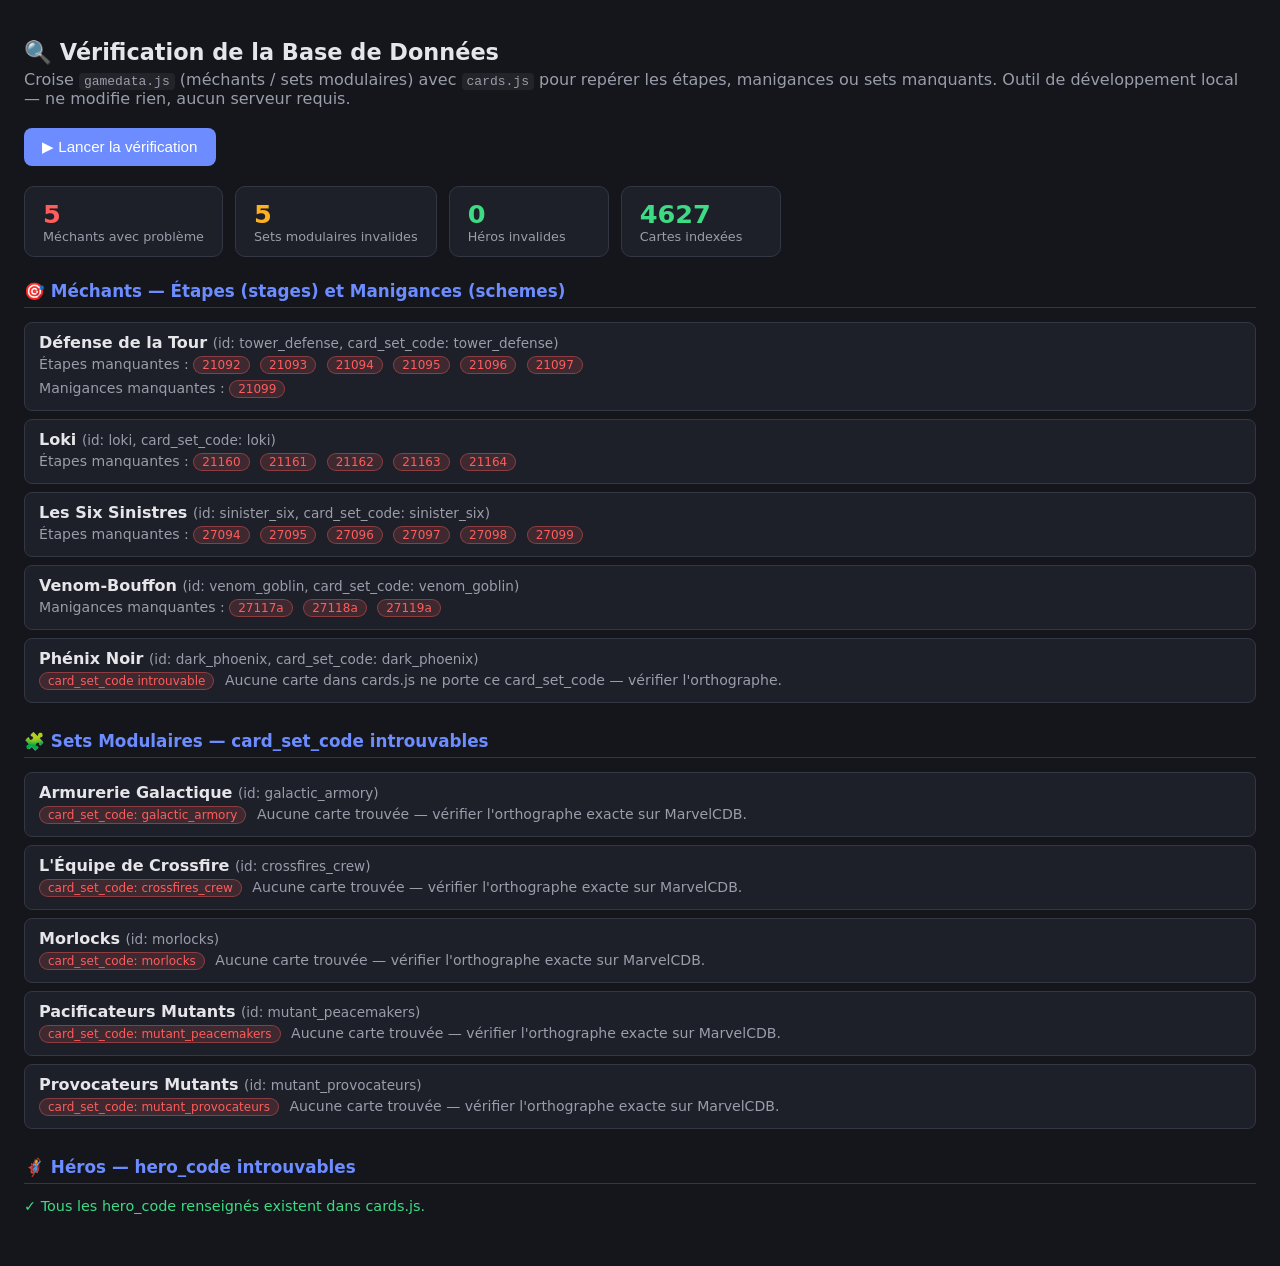
<file: verify-data.html>
<!DOCTYPE html>
<html lang="fr">
<head>
<meta charset="UTF-8">
<meta name="viewport" content="width=device-width, initial-scale=1.0">
<title>Vérification de la Base de Données - Marvel Champions</title>
<style>
    :root {
        --bg-app: #14161c;
        --bg-panel: #1d2028;
        --bg-row: #23262f;
        --border: #333744;
        --text: #e6e6ea;
        --text-dim: #9a9daa;
        --ok: #3ddc84;
        --warn: #ffb020;
        --err: #ff5c5c;
        --accent: #6c8cff;
    }
    * { box-sizing: border-box; }
    body {
        background: var(--bg-app);
        color: var(--text);
        font-family: system-ui, -apple-system, "Segoe UI", sans-serif;
        margin: 0;
        padding: 24px;
    }
    h1 { font-size: 1.4rem; margin-bottom: 4px; }
    p.subtitle { color: var(--text-dim); margin-top: 0; margin-bottom: 20px; }
    .summary {
        display: flex; gap: 12px; flex-wrap: wrap; margin-bottom: 24px;
    }
    .summary-card {
        background: var(--bg-panel); border: 1px solid var(--border); border-radius: 10px;
        padding: 12px 18px; min-width: 160px;
    }
    .summary-card .num { font-size: 1.6rem; font-weight: 700; }
    .summary-card .label { color: var(--text-dim); font-size: 0.8rem; }
    .summary-card.err .num { color: var(--err); }
    .summary-card.warn .num { color: var(--warn); }
    .summary-card.ok .num { color: var(--ok); }

    section { margin-bottom: 28px; }
    section h2 {
        font-size: 1.05rem; border-bottom: 1px solid var(--border); padding-bottom: 6px;
        color: var(--accent);
    }
    .entry {
        background: var(--bg-panel); border: 1px solid var(--border); border-radius: 8px;
        padding: 10px 14px; margin-bottom: 8px;
    }
    .entry-title { font-weight: 600; margin-bottom: 4px; }
    .entry-title .id-tag { color: var(--text-dim); font-weight: 400; font-size: 0.85rem; }
    .tag {
        display: inline-block; padding: 1px 8px; border-radius: 100px; font-size: 0.75rem;
        margin-right: 6px; margin-bottom: 2px;
    }
    .tag.missing { background: rgba(255,92,92,0.15); color: var(--err); border: 1px solid rgba(255,92,92,0.4); }
    .tag.extra { background: rgba(255,176,32,0.15); color: var(--warn); border: 1px solid rgba(255,176,32,0.4); }
    .row-line { margin-top: 4px; font-size: 0.88rem; color: var(--text-dim); }
    .empty-msg { color: var(--ok); font-size: 0.9rem; }
    button#run-btn {
        background: var(--accent); color: #fff; border: none; border-radius: 8px;
        padding: 10px 18px; font-size: 0.95rem; cursor: pointer; margin-bottom: 20px;
    }
    button#run-btn:hover { opacity: 0.9; }
    code { background: rgba(255,255,255,0.06); padding: 1px 5px; border-radius: 4px; }
</style>
</head>
<body>

<h1>🔍 Vérification de la Base de Données</h1>
<p class="subtitle">Croise <code>gamedata.js</code> (méchants / sets modulaires) avec <code>cards.js</code> pour repérer les étapes, manigances ou sets manquants. Outil de développement local — ne modifie rien, aucun serveur requis.</p>

<button id="run-btn">▶ Lancer la vérification</button>

<div id="results"></div>

<script src="gamedata.js"></script>
<script src="cards.js"></script>
<script>
function runCheck() {
    const results = document.getElementById('results');
    results.innerHTML = '';

    // Index rapide de toutes les cartes par card_set_code (O(1) lookup, pas de ralentissement)
    const byCardSet = new Map();
    for (const card of CARDS_DATA) {
        const key = card.card_set_code;
        if (!key) continue;
        if (!byCardSet.has(key)) byCardSet.set(key, []);
        byCardSet.get(key).push(card);
    }
    const allCodes = new Set(CARDS_DATA.map(c => c.code));
    const byCode = new Map(CARDS_DATA.map(c => [c.code, c]));

    // Sur MarvelCDB, un suffixe de lettre en fin de code (a/b/c) désigne toujours une face
    // alternative de la MÊME carte physique (recto/verso, ou état avant/après transformation),
    // jamais une carte différente. cards.js contient souvent la même carte sous plusieurs formes
    // (ex: "21114" fusionné en double_sided ET "21114a"+"21114b" scindés en deux entrées).
    // On regroupe donc par "code de base" pour ne compter qu'une seule fois chaque carte physique.
    function baseCode(code) {
        return code.replace(/[a-z]$/, '');
    }
    // Regroupe une liste de cartes (même card_set_code + même type_code) en "cartes logiques".
    // Retourne un tableau de groupes, chaque groupe étant la liste des codes qui désignent la même carte physique.
    function groupLogicalCards(cards) {
        const byBase = new Map();
        for (const c of cards) {
            const b = baseCode(c.code);
            if (!byBase.has(b)) byBase.set(b, []);
            byBase.get(b).push(c.code);
        }
        return Array.from(byBase.values());
    }

    let villainIssues = 0, modularIssues = 0, heroIssues = 0;
    const villainSection = document.createElement('section');
    villainSection.innerHTML = '<h2>🎯 Méchants — Étapes (stages) et Manigances (schemes)</h2>';
    let villainHasEntries = false;

    for (const v of MARVEL_DB.villains) {
        if (!v.card_set_code) continue; // pas encore de card_set_code renseigné, rien à vérifier
        const cardsInSet = byCardSet.get(v.card_set_code) || [];
        const stageCards = cardsInSet.filter(c => c.type_code === 'villain');
        const schemeCards = cardsInSet.filter(c => c.type_code === 'main_scheme');
        const stageGroups = groupLogicalCards(stageCards);
        const schemeGroups = groupLogicalCards(schemeCards);
        const allStageCodes = stageCards.map(c => c.code);
        const allSchemeCodes = schemeCards.map(c => c.code);

        const declaredStages = v.stages || [];
        const declaredSchemes = v.schemes || [];

        // Manquant = aucune carte du groupe logique (recto ou verso) n'est déclarée
        const missingStages = stageGroups.filter(g => !g.some(c => declaredStages.includes(c))).map(g => g[0]);
        const missingSchemes = schemeGroups.filter(g => !g.some(c => declaredSchemes.includes(c))).map(g => g[0]);
        // Erroné = code déclaré qui n'existe même pas dans cards.js pour ce set
        const extraStages = declaredStages.filter(c => !allStageCodes.includes(c));
        const extraSchemes = declaredSchemes.filter(c => !allSchemeCodes.includes(c));

        // Cas particulier : card_set_code renseigné mais aucune carte trouvée dans cards.js (typo probable)
        const noCardsFound = cardsInSet.length === 0;

        if (missingStages.length || extraStages.length || missingSchemes.length || extraSchemes.length || noCardsFound) {
            villainHasEntries = true;
            villainIssues++;
            const div = document.createElement('div');
            div.className = 'entry';
            let html = `<div class="entry-title">${v.name} <span class="id-tag">(id: ${v.id}, card_set_code: ${v.card_set_code})</span></div>`;

            if (noCardsFound) {
                html += `<div class="row-line"><span class="tag missing">card_set_code introuvable</span> Aucune carte dans cards.js ne porte ce card_set_code — vérifier l'orthographe.</div>`;
            } else {
                if (missingStages.length) html += `<div class="row-line">Étapes manquantes : ${missingStages.map(c => `<span class="tag missing">${c}</span>`).join(' ')}</div>`;
                if (extraStages.length) html += `<div class="row-line">Étapes déclarées mais introuvables dans cards.js : ${extraStages.map(c => `<span class="tag extra">${c}</span>`).join(' ')}</div>`;
                if (missingSchemes.length) html += `<div class="row-line">Manigances manquantes : ${missingSchemes.map(c => `<span class="tag missing">${c}</span>`).join(' ')}</div>`;
                if (extraSchemes.length) html += `<div class="row-line">Manigances déclarées mais introuvables dans cards.js : ${extraSchemes.map(c => `<span class="tag extra">${c}</span>`).join(' ')}</div>`;
            }
            div.innerHTML = html;
            villainSection.appendChild(div);
        }
    }
    if (!villainHasEntries) {
        const p = document.createElement('p');
        p.className = 'empty-msg';
        p.textContent = '✓ Tous les méchants avec un card_set_code ont leurs étapes et manigances complètes.';
        villainSection.appendChild(p);
    }
    results.appendChild(villainSection);

    // --- Sets modulaires : vérifie que le card_set_code correspond bien à des cartes existantes ---
    const modularSection = document.createElement('section');
    modularSection.innerHTML = '<h2>🧩 Sets Modulaires — card_set_code introuvables</h2>';
    let modularHasEntries = false;
    for (const m of MARVEL_DB.modulars) {
        if (!m.card_set_code) continue;
        const cardsInSet = byCardSet.get(m.card_set_code) || [];
        if (cardsInSet.length === 0) {
            modularHasEntries = true;
            modularIssues++;
            const div = document.createElement('div');
            div.className = 'entry';
            div.innerHTML = `<div class="entry-title">${m.name} <span class="id-tag">(id: ${m.id})</span></div>
                <div class="row-line"><span class="tag missing">card_set_code: ${m.card_set_code}</span> Aucune carte trouvée — vérifier l'orthographe exacte sur MarvelCDB.</div>`;
            modularSection.appendChild(div);
        }
    }
    if (!modularHasEntries) {
        const p = document.createElement('p');
        p.className = 'empty-msg';
        p.textContent = '✓ Tous les sets modulaires ont un card_set_code valide.';
        modularSection.appendChild(p);
    }
    results.appendChild(modularSection);

    // --- Héros : vérifie que hero_code renseigné existe bien dans cards.js ---
    const heroSection = document.createElement('section');
    heroSection.innerHTML = '<h2>🦸 Héros — hero_code introuvables</h2>';
    let heroHasEntries = false;
    for (const h of MARVEL_DB.heroes) {
        if (!h.hero_code) continue;
        if (!allCodes.has(h.hero_code)) {
            heroHasEntries = true;
            heroIssues++;
            const div = document.createElement('div');
            div.className = 'entry';
            div.innerHTML = `<div class="entry-title">${h.name} <span class="id-tag">(id: ${h.id})</span></div>
                <div class="row-line"><span class="tag missing">hero_code: ${h.hero_code}</span> Ce code n'existe pas dans cards.js.</div>`;
            heroSection.appendChild(div);
        }
    }
    if (!heroHasEntries) {
        const p = document.createElement('p');
        p.className = 'empty-msg';
        p.textContent = '✓ Tous les hero_code renseignés existent dans cards.js.';
        heroSection.appendChild(p);
    }
    results.appendChild(heroSection);

    // --- Résumé en haut ---
    const summary = document.createElement('div');
    summary.className = 'summary';
    summary.innerHTML = `
        <div class="summary-card ${villainIssues ? 'err' : 'ok'}"><div class="num">${villainIssues}</div><div class="label">Méchants avec problème</div></div>
        <div class="summary-card ${modularIssues ? 'warn' : 'ok'}"><div class="num">${modularIssues}</div><div class="label">Sets modulaires invalides</div></div>
        <div class="summary-card ${heroIssues ? 'warn' : 'ok'}"><div class="num">${heroIssues}</div><div class="label">Héros invalides</div></div>
        <div class="summary-card ok"><div class="num">${CARDS_DATA.length}</div><div class="label">Cartes indexées</div></div>
    `;
    results.prepend(summary);
}

document.getElementById('run-btn').addEventListener('click', runCheck);
runCheck(); // lancement automatique à l'ouverture de la page
</script>

</body>
</html>
</file>
